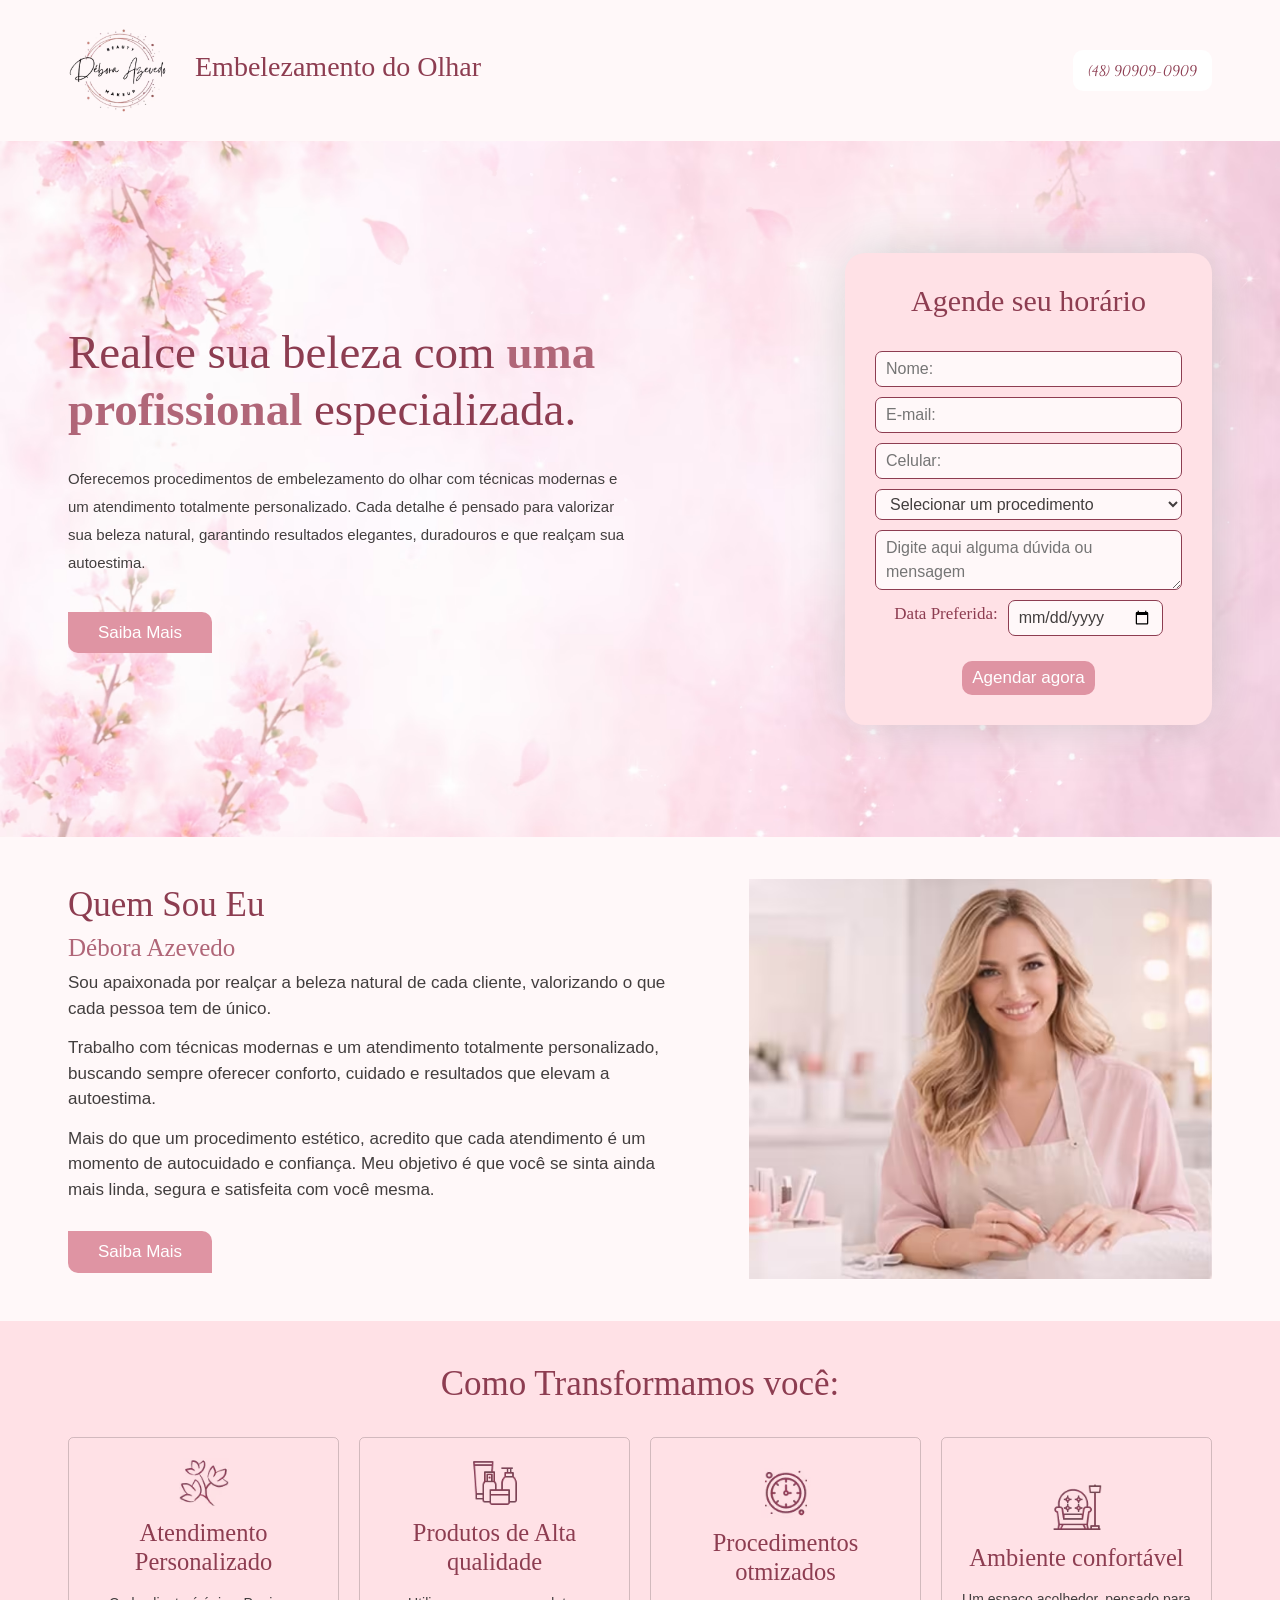
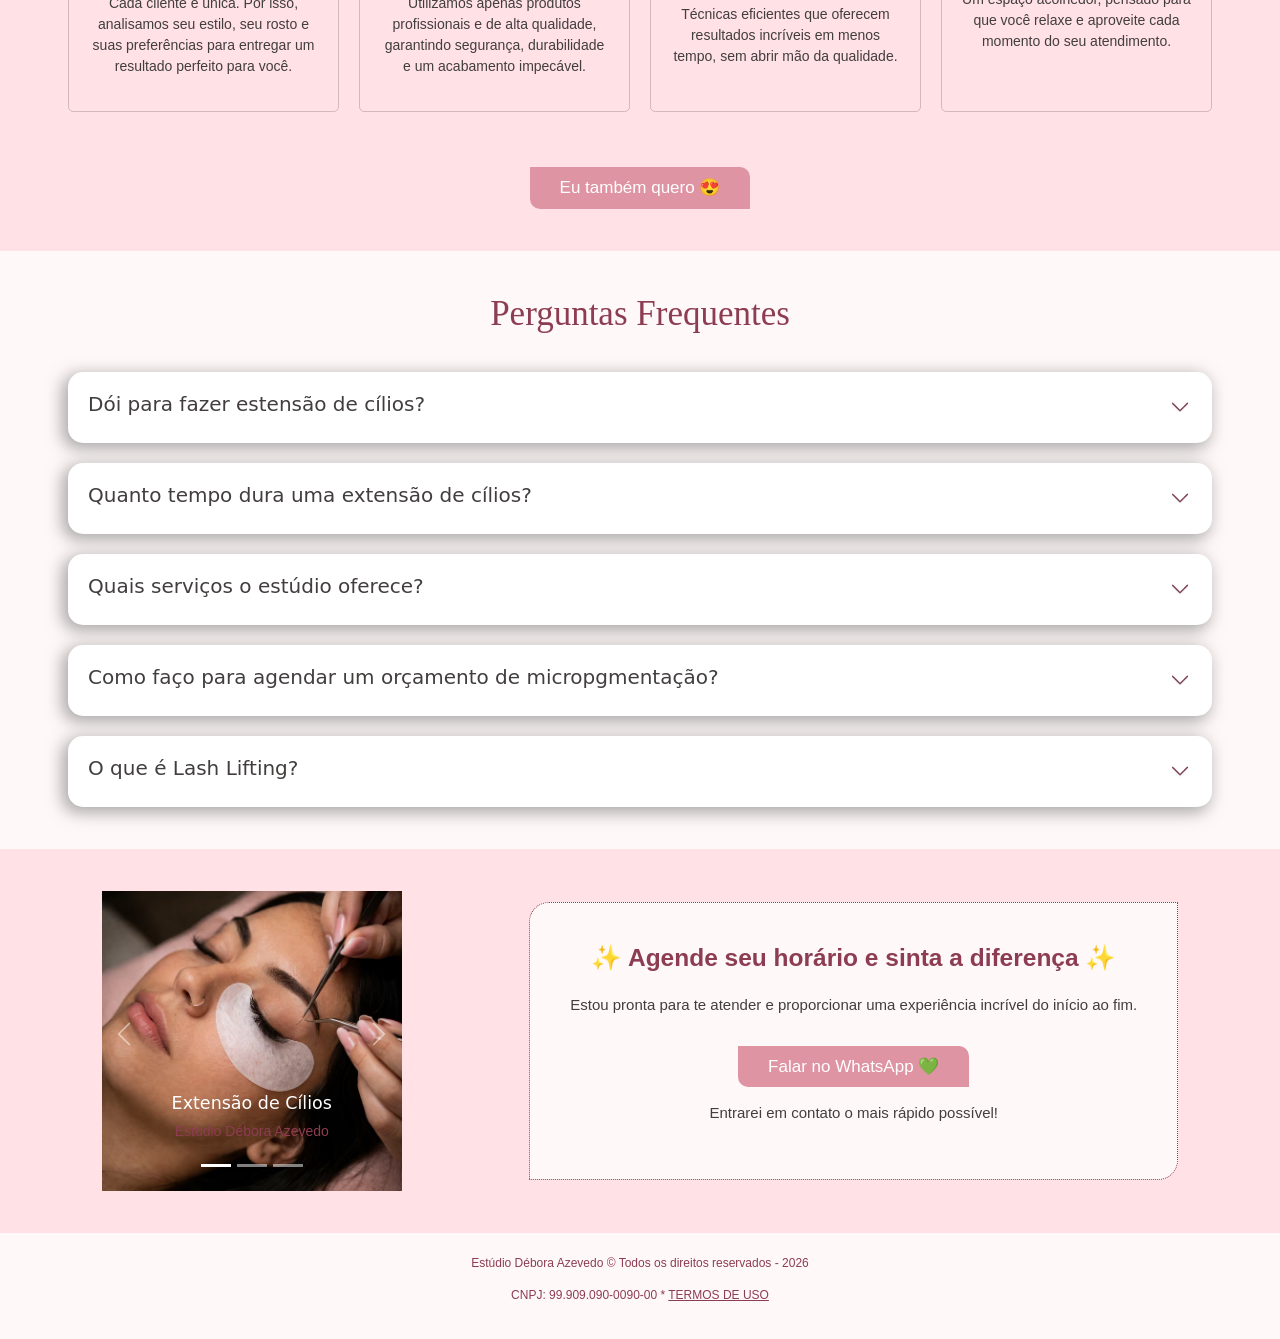
<file: index.html>
<!DOCTYPE html>
<html lang="pt-br">

<head>
    <meta charset="UTF-8">
    <meta name="viewport" content="width=device-width, initial-scale=1.0">
    <!-- descrição do site -->
    <meta name="description" content="Estúdio de beleza especializado em cuidados pessoais e autoestima">
    <!-- meta de palavras chave -->
    <meta name="keywords"
        content="beleza, estética, autoestima, cuidados pessoais, amor próprio, extensão de cílios, maquiagem, curso de automaquiagem,
    micropgmentação labial, micropgmentação, sobrancelha, sobrancelha com henna, design de sobrancelha, brown lamination, estúdio, estúdio maquiagem, salão, cilios, sobrancelha">
    <!-- meta de autor do site -->
    <meta name="author" content="Nicole Azevedo">

    <!-- open graph -->
    <meta property="og:title" content="Estúdio de Beleza Débora Azevedo">
    <meta property="og:description" content="Realce sua beleza com uma profissional especializada">
    <meta property="og:type" content="website">
    <meta name="theme-color" content="#ff82c0">

    <!-- link para css -->
    <link rel="stylesheet" href="css/style.css">
    <!-- link para css responsivo-->
    <link rel="stylesheet" href="css/responsivo.css">
    <!-- link para favicon -->
    <link rel="icon" href="img/logotipo-cf.avif">

    <!-- link bootstrap -->
    <link href="https://cdn.jsdelivr.net/npm/bootstrap@5.3.8/dist/css/bootstrap.min.css" rel="stylesheet">

    <title>Estúdio Débora Azevedo</title>
</head>

<body>
    <!-- INÍCIO HEADER -->
    <header>
        <section class="alinhamento">
            <div class="logotipo">
                <img src="img/logotipo-estudio-sf.avif" alt="Logotipo estúdio Débora Azevedo">
                <h2>Embelezamento do Olhar</h2>
            </div>
            <a href="#" class="telefone">(48) 90909-0909</a>
        </section>
    </header>
    <!-- FIM HEADER -->

    <!-- INÍCIO MAIN -->
    <main>
        <section class="alinhamento">
            <!-- div que armazena textos do main -->
            <div class="caixa-texto">
                <h2>Realce sua beleza com <span class="cor-diferente">uma profissional </span>especializada.</h2>
                <p>Oferecemos procedimentos de embelezamento do olhar com técnicas modernas e um atendimento totalmente
                    personalizado.
                    Cada detalhe é pensado para valorizar sua beleza natural, garantindo resultados elegantes,
                    duradouros e que realçam sua autoestima.</p>
                <a href="#"><button class="mainBtn">Saiba Mais</button></a>
            </div>
            <!-- formulário main -->
            <form action="" id="formulario">
                <h3>Agende seu horário</h3>
                <!-- inputs -->
                <div class="inputs">
                    <input required type="text" id="nome" placeholder="Nome:">
                    <input required type="email" id="email" placeholder="E-mail:">
                    <input required type="text" id="celular" placeholder="Celular:">
                    <!-- seletor de procedimentos -->
                    <div class="divComInput">
                        <select name="selecionaProcedimento" id="procedimentos">
                            <option value="">Selecionar um procedimento</option>
                            <option value="sobrancelha">Design de Sobrancelha convencional</option>
                            <option value="sobrancelhaHenna">Design de Sobrancelha com Henna</option>
                            <option value="maquiagemSocial">Maquiagem Social</option>
                            <option value="maquiagemNoiva">Maquiagem De Noiva</option>
                            <option value="extensaoCilios">Extensão de cílios</option>
                            <option value="BrowLaminationConv">Brow Lamination convencional</option>
                            <option value="BrowLaminationHenna">Brow Lamination com Henna</option>
                        </select>
                    </div>
                    <textarea name="campoMensagem" id="mensagem"
                        placeholder="Digite aqui alguma dúvida ou mensagem"></textarea>
                    <!-- div com input e titulo para escolha de data -->
                    <div class="divComInput">
                        <h4>Data Preferida:</h4><input type="date" name="dataAgendamento" id="dataAgendamento">
                    </div>
                </div>
                <a href="#" onclick="enviaForm()"><button class="mainBtn">Agendar agora</button></a>
            </form>
        </section>
    </main>
    <!-- FIM MAIN -->

    <!-- INÍCIO SEÇÃO QUEM É...-->
    <section id="secao-quem">
        <section class="alinhamento">
            <div class="caixa-texto">
                <h2 class="title">Quem Sou Eu</h2>
                <h3 class="title">Débora Azevedo</h3>
                <p>Sou apaixonada por realçar a beleza natural de cada cliente, valorizando o que cada pessoa tem de
                    único.</p>
                <p>Trabalho com técnicas modernas e um atendimento totalmente personalizado, buscando sempre oferecer
                    conforto, cuidado e resultados que elevam a autoestima.</p>
                <p>Mais do que um procedimento estético, acredito que cada atendimento é um momento de autocuidado e
                    confiança. Meu objetivo é que você se sinta ainda mais linda, segura e satisfeita com você mesma.
                </p>
                <a href="#"><button class="mainBtn">Saiba Mais</button></a>
            </div>
            <img src="img/provisoria.avif" alt="Imagem da profissional Débora Azevedo">
        </section>
    </section>
    <!-- FIM SEÇÃO QUEM É...-->

    <!-- INÍCIO SEÇÃO TRANSFORMAÇÃO -->
    <section id="transformacao">
        <section class="alinhamento">
            <h2 class="title">Como Transformamos você:</h2>
            <!-- div com cards -->
            <div class="cards">
                <!-- card 1 -->
                <div class="card">
                    <img src="img/t1.avif" alt="imagem do card 1">
                    <h3>Atendimento Personalizado</h3>
                    <p>Cada cliente é única. Por isso, analisamos seu estilo, seu rosto e suas preferências para
                        entregar um resultado perfeito para você.</p>
                </div>
                <!-- card 2 -->
                <div class="card">
                    <img src="img/t2.avif" alt="imagem do card 2">
                    <h3>Produtos de Alta qualidade</h3>
                    <p>Utilizamos apenas produtos profissionais e de alta qualidade, garantindo segurança, durabilidade
                        e um acabamento impecável.</p>
                </div>
                <!-- card 3 -->
                <div class="card">
                    <img src="img/t3.avif" alt="imagem do card 3">
                    <h3>Procedimentos otmizados</h3>
                    <p>Técnicas eficientes que oferecem resultados incríveis em menos tempo, sem abrir mão da qualidade.
                    </p>
                </div>
                <!-- card 4 -->
                <div class="card">
                    <img src="img/t4.avif" alt="imagem do card 4">
                    <h3>Ambiente confortável</h3>
                    <p>Um espaço acolhedor, pensado para que você relaxe e aproveite cada momento do seu atendimento.
                    </p>
                </div>
            </div>
            <a href="#"><button class="mainBtn">Eu também quero 😍</button></a>
        </section>
    </section>

    <!-- FIM SEÇÃO TRANSFORMAÇÃO -->

    <!-- INÍCIO SEÇÃO FAQ -->
    <section id="secao-faq">
        <section class="alinhamento">
            <h2 class="title">Perguntas Frequentes</h2>
            <div class="faq">

                <!-- caixa pergunta 1 -->
                <div class="caixaPergunta">
                    <div class="pergunta" onclick="clicarPergunta(this)">
                        <h3>Dói para fazer estensão de cílios?</h3>
                        <img class="setaPergunta seta" src="img/seta.avif" alt="setinha pra baixo">
                    </div>
                    <div class="resposta">
                        <p>Não! O procedimento é totalmente indolor.
                            Você permanece de olhos fechados durante toda a aplicação, em um ambiente confortável e
                            relaxante. Muitas clientes, inclusive, aproveitam para descansar durante o atendimento.</p>
                    </div>
                </div>

                <!-- caixa pergunta 2 -->
                <div class="caixaPergunta">
                    <div class="pergunta" onclick="clicarPergunta(this)">
                        <h3>Quanto tempo dura uma extensão de cílios?</h3>
                        <img class="setaPergunta seta" src="img/seta.avif" alt="setinha pra baixo">
                    </div>
                    <div class="resposta">
                        <p>A durabilidade varia de acordo com os cuidados e o ciclo natural dos seus cílios, mas
                            geralmente dura entre 3 a 5 semanas.
                            Para manter o efeito sempre bonito, recomendamos manutenções periódicas.</p>
                    </div>
                </div>

                <!-- caixa pergunta 3 -->
                <div style="width:100%;" class="caixaPergunta">
                    <div class="pergunta" onclick="clicarPergunta(this)">
                        <h3>Quais serviços o estúdio oferece?</h3>
                        <img class="setaPergunta seta" src="img/seta.avif" alt="setinha pra baixo">
                    </div>
                    <div class="resposta">
                        <p>Oferecemos procedimentos especializados para realçar sua beleza natural, como:</p>
                        <p>• Extensão de cílios</p>
                        <p>• Lash lifting</p>
                        <p>• Design de sobrancelhas</p>
                        <p>• Micropigmentação</p>
                        <p>• Maquiagem profissional</p>
                        <p>Cada atendimento é personalizado de acordo com seu estilo e preferência.</p>
                    </div>
                </div>

                <!-- caixa pergunta 4 -->
                <div class="caixaPergunta">
                    <div class="pergunta" onclick="clicarPergunta(this)">
                        <h3>Como faço para agendar um orçamento de micropgmentação?</h3>
                        <img class="setaPergunta seta" src="img/seta.avif" alt="setinha pra baixo">
                    </div>
                    <div class="resposta">
                        <p>Você pode agendar de forma simples através do formulário no site ou entrando em contato pelo
                            WhatsApp.
                            Assim, conseguimos entender melhor o que você deseja e te orientar da melhor forma antes do
                            procedimento.</p>
                    </div>
                </div>

                <!-- caixa pergunta 5 -->
                <div class="caixaPergunta">
                    <div class="pergunta" onclick="clicarPergunta(this)">
                        <h3>O que é Lash Lifting?</h3>
                        <img class="setaPergunta seta" src="img/seta.avif" alt="setinha pra baixo">
                    </div>
                    <div class="resposta">
                        <p>O Lash Lifting é um procedimento que eleva e curva os cílios naturais, proporcionando um
                            efeito mais alongado e destacado, sem a necessidade de extensão.
                            É ideal para quem busca um olhar mais marcante de forma natural.</p>
                    </div>
                </div>
            </div>
        </section>
    </section>
    <!-- FIM SEÇÃO FAQ -->

    <!-- INICIO SEÇÃO ULTIMA-CHAMADA -->
    <section class="ultimaChamada">
        <section class="alinhamento">
            <!-- carrossel do portifólio -->
            <div class="carrossel">
                <div id="carouselExampleCaptions" class="carousel slide">
                    <div class="carousel-indicators">
                        <button type="button" data-bs-target="#carouselExampleCaptions" data-bs-slide-to="0"
                            class="active" aria-current="true" aria-label="Slide 1"></button>
                        <button type="button" data-bs-target="#carouselExampleCaptions" data-bs-slide-to="1"
                            aria-label="Slide 2"></button>
                        <button type="button" data-bs-target="#carouselExampleCaptions" data-bs-slide-to="2"
                            aria-label="Slide 3"></button>
                    </div>
                    <!-- imagem 1 do carrosel -->
                    <div class="carousel-inner">
                        <div class="carousel-item active">
                            <img src="img/p1.avif" class="d-block w-100"
                                alt="imagem de um procedimento de extensão de cílios">
                            <div class="carousel-caption d-none d-md-block">
                                <h5>Extensão de Cílios</h5>
                                <p class="p-carrossel">Estúdio Débora Azevedo</p>
                            </div>
                        </div>
                        <!-- imagem 2 -->
                        <div class="carousel-item">
                            <img src="img/p2.avif" class="d-block w-100"
                                alt="imagem de um procedimento de Design de Sobrancelha">
                            <div class="carousel-caption d-none d-md-block">
                                <h5>Design de Sobrancelha</h5>
                                <p class="p-carrossel">Estúdio Débora Azevedo</p>
                            </div>
                        </div>
                        <!-- imagem 3 -->
                        <div class="carousel-item">
                            <img src="img/p3.avif" class="d-block w-100"
                                alt="imagem de um procedimento de Maquiagem profissional">
                            <div class="carousel-caption d-none d-md-block">
                                <h5>Maquiagem profissional</h5>
                                <p class="p-carrossel">Estúdio Débora Azevedo</p>
                            </div>

                        </div>
                    </div>
                    <button class="carousel-control-prev" type="button" data-bs-target="#carouselExampleCaptions"
                        data-bs-slide="prev">
                        <p class="carousel-control-prev-icon" aria-hidden="true"></p>
                        <p class="visually-hidden">Previous</p>
                    </button>
                    <button class="carousel-control-next" type="button" data-bs-target="#carouselExampleCaptions"
                        data-bs-slide="next">
                        <p class="carousel-control-next-icon" aria-hidden="true"></p>
                        <p class="visually-hidden">Next</p>
                    </button>
                </div>
            </div>

            <div class="caixaTexto">
                <h3>✨ Agende seu horário e sinta a diferença ✨</h3>
                <p>Estou pronta para te atender e proporcionar uma experiência incrível do início ao fim.</p>
                <a href="#"><button class="mainBtn">Falar no WhatsApp 💚</button></a>
                <p>Entrarei em contato o mais rápido possível!</p>
            </div>

        </section>
        </div>

    </section>
    <!-- FIM SEÇÃO ULTIMA-CHAMADA -->

    <!-- INÍCIO RODAPÉ -->
    <footer>
        <section class="alinhamento">
            <p>Estúdio Débora Azevedo © Todos os direitos reservados - 2026</p>
            <p>CNPJ: 99.909.090-0090-00 * <a href="#">TERMOS DE USO</a></p>
        </section>
    </footer>
    <!-- FIM RODAPÉ -->

    <!-- script js -->
    <script src="js/script.js"></script>

    <!-- Script do bootstrap -->
    <script src="https://cdn.jsdelivr.net/npm/bootstrap@5.3.8/dist/js/bootstrap.bundle.min.js"
        integrity="sha384-FKyoEForCGlyvwx9Hj09JcYn3nv7wiPVlz7YYwJrWVcXK/BmnVDxM+D2scQbITxI"
        crossorigin="anonymous"></script>

</body>

</html>
</file>
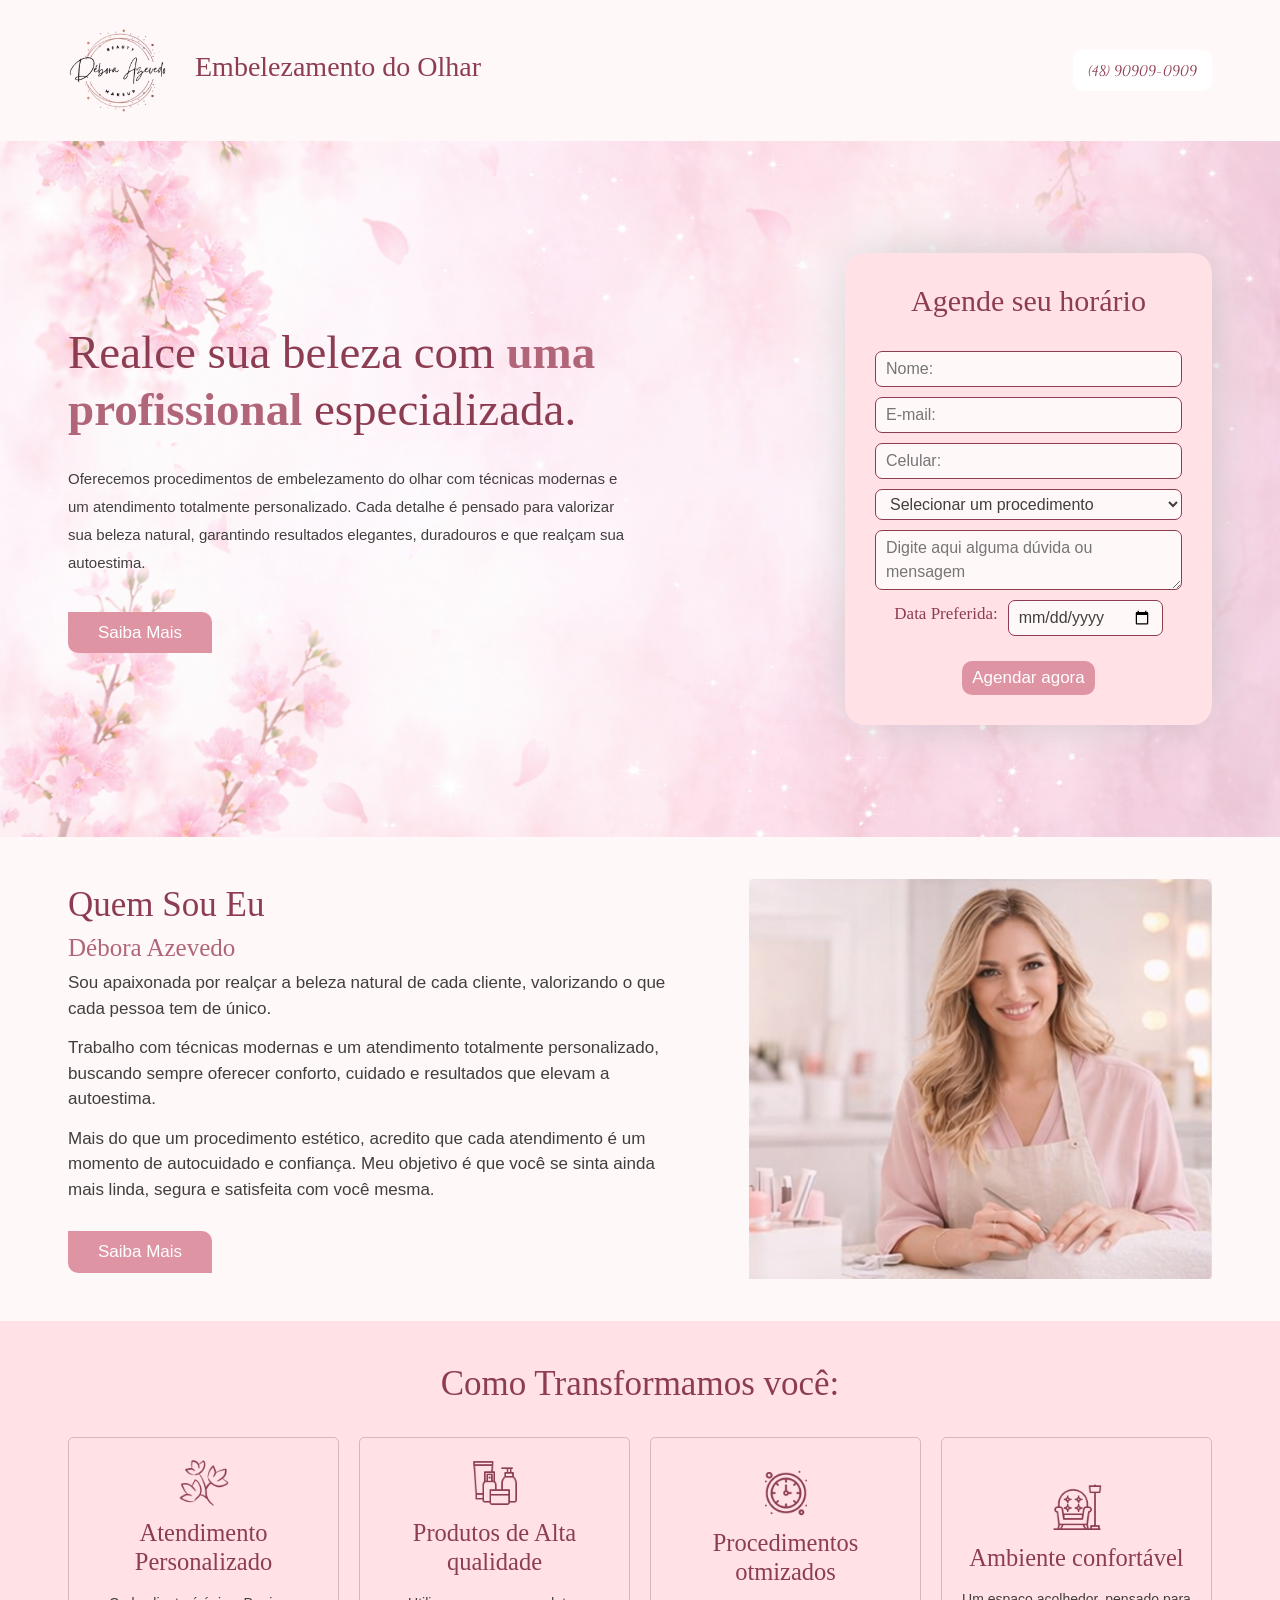
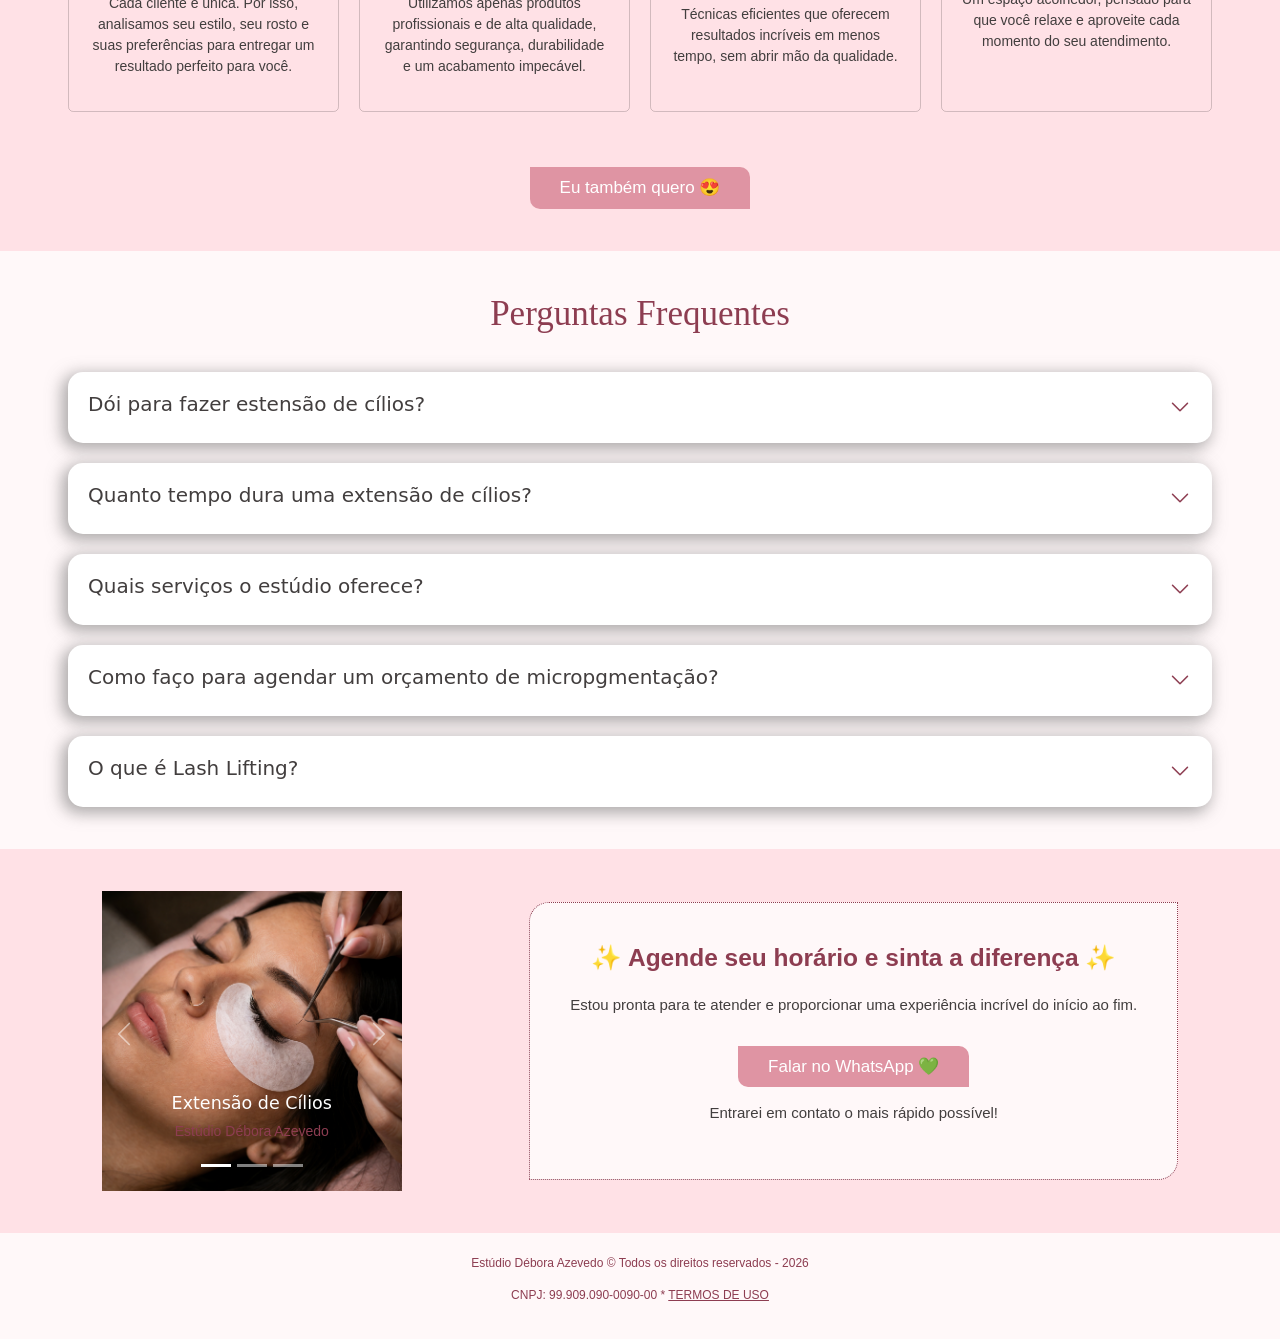
<file: assets/index.html>
<!DOCTYPE html>
<html lang="pt-br">

<head>
    <meta charset="UTF-8">
    <meta name="viewport" content="width=device-width, initial-scale=1.0">
    <!-- descrição do site -->
    <meta name="description" content="Estúdio de beleza especializado em cuidados pessoais e autoestima">
    <!-- meta de palavras chave -->
    <meta name="keywords"
        content="beleza, estética, autoestima, cuidados pessoais, amor próprio, extensão de cílios, maquiagem, curso de automaquiagem,
    micropgmentação labial, micropgmentação, sobrancelha, sobrancelha com henna, design de sobrancelha, brown lamination, estúdio, estúdio maquiagem, salão, cilios, sobrancelha">
    <!-- meta de autor do site -->
    <meta name="author" content="Nicole Azevedo">

    <!-- open graph -->
    <meta property="og:title" content="Estúdio de Beleza Débora Azevedo">
    <meta property="og:description" content="Realce sua beleza com uma profissional especializada">
    <meta property="og:image"
        content="https://github.com/NickAzv16/teste-frontend-developer/assets/img/logotipo-cf.jpg">
    <meta property="og:type" content="website">
    <meta name="theme-color" content="#ff82c0">

    <!-- link para css -->
    <link rel="stylesheet" href="css/style.css">
    <!-- link para css responsivo-->
    <link rel="stylesheet" href="css/responsivo.css">

    <!-- link bootstrap -->
    <link href="https://cdn.jsdelivr.net/npm/bootstrap@5.3.8/dist/css/bootstrap.min.css" rel="stylesheet">

    <!-- integrity="sha384-sRIl4kxILFvY47J16cr9ZwB07vP4J8+LH7qKQnuqkuIAvNWLzeN8tE5YBujZqJLB" -->
    <!-- crossorigin="anonymous" -->

    <title>Estúdio Débora Azevedo</title>
</head>

<body>
    <!-- INÍCIO HEADER -->
    <header>
        <section class="alinhamento">
            <div class="logotipo">
                <img src="img/logotipo-estudio-sf.png" alt="Logotipo estúdio Débora Azevedo">
                <h2>Embelezamento do Olhar</h2>
            </div>
            <a href="#" class="telefone">(48) 90909-0909</a>
        </section>
    </header>
    <!-- FIM HEADER -->

    <!-- INÍCIO MAIN -->
    <main>
        <section class="alinhamento">
            <!-- div que armazena textos do main -->
            <div class="caixa-texto">
                <h2>Realce sua beleza com <span class="cor-diferente">uma profissional </span>especializada.</h2>
                <p>Oferecemos procedimentos de embelezamento do olhar com técnicas modernas e um atendimento totalmente
                    personalizado.
                    Cada detalhe é pensado para valorizar sua beleza natural, garantindo resultados elegantes,
                    duradouros e que realçam sua autoestima.</p>
                <a href="#"><button class="mainBtn">Saiba Mais</button></a>
            </div>
            <!-- formulário main -->
            <form action="" id="formulario">
                <h3>Agende seu horário</h3>
                <!-- inputs -->
                <div class="inputs">
                    <input required type="text" id="nome" placeholder="Nome:">
                    <input required type="email" id="email" placeholder="E-mail:">
                    <input required type="text" id="celular" placeholder="Celular:">
                    <!-- seletor de procedimentos -->
                    <div class="divComInput">
                        <!-- <h4>Selecione o Procedimento:</h4> -->
                        <select name="selecionaProcedimento" id="procedimentos">
                            <option value="">Selecionar um procedimento</option>
                            <option value="sobrancelha">Design de Sobrancelha convencional</option>
                            <option value="sobrancelhaHenna">Design de Sobrancelha com Henna</option>
                            <option value="maquiagemSocial">Maquiagem Social</option>
                            <option value="maquiagemNoiva">Maquiagem De Noiva</option>
                            <option value="extensaoCilios">Extensão de cílios</option>
                            <option value="BrowLaminationConv">Brow Lamination convencional</option>
                            <option value="BrowLaminationHenna">Brow Lamination com Henna</option>
                        </select>
                    </div>
                    <textarea name="campoMensagem" id="mensagem"
                        placeholder="Digite aqui alguma dúvida ou mensagem"></textarea>
                    <!-- div com input e titulo para escolha de data -->
                    <div class="divComInput">
                        <h4>Data Preferida:</h4><input type="date" name="dataAgendamento" id="dataAgendamento">
                    </div>
                </div>
                <a href="#" onclick="enviaForm()"><button class="mainBtn">Agendar agora</button></a>
            </form>
        </section>
    </main>
    <!-- FIM MAIN -->

    <!-- INÍCIO SEÇÃO QUEM É...-->
    <section id="secao-quem">
        <section class="alinhamento">
            <div class="caixa-texto">
                <h2 class="title">Quem Sou Eu</h2>
                <h3 class="title">Débora Azevedo</h3>
                <p>Sou apaixonada por realçar a beleza natural de cada cliente, valorizando o que cada pessoa tem de
                    único.</p>
                <p>Trabalho com técnicas modernas e um atendimento totalmente personalizado, buscando sempre oferecer
                    conforto, cuidado e resultados que elevam a autoestima.</p>
                <p>Mais do que um procedimento estético, acredito que cada atendimento é um momento de autocuidado e
                    confiança. Meu objetivo é que você se sinta ainda mais linda, segura e satisfeita com você mesma.
                </p>
                <a href="#"><button class="mainBtn">Saiba Mais</button></a>
            </div>
            <img src="img/provisoria.png" alt="Imagem da profissional Débora Azevedo">
        </section>
    </section>
    <!-- FIM SEÇÃO QUEM É...-->

    <!-- INÍCIO SEÇÃO TRANSFORMAÇÃO -->
    <section id="transformacao">
        <section class="alinhamento">
            <h2 class="title">Como Transformamos você:</h2>
            <!-- div com cards -->
            <div class="cards">
                <!-- card 1 -->
                <div class="card">
                    <img src="img/t1.png" alt="imagem do card 1">
                    <h3>Atendimento Personalizado</h3>
                    <p>Cada cliente é única. Por isso, analisamos seu estilo, seu rosto e suas preferências para
                        entregar um resultado perfeito para você.</p>
                </div>
                <!-- card 2 -->
                <div class="card">
                    <img src="img/t2.png" alt="imagem do card 2">
                    <h3>Produtos de Alta qualidade</h3>
                    <p>Utilizamos apenas produtos profissionais e de alta qualidade, garantindo segurança, durabilidade
                        e um acabamento impecável.</p>
                </div>
                <!-- card 3 -->
                <div class="card">
                    <img src="img/t3.png" alt="imagem do card 3">
                    <h3>Procedimentos otmizados</h3>
                    <p>Técnicas eficientes que oferecem resultados incríveis em menos tempo, sem abrir mão da qualidade.
                    </p>
                </div>
                <!-- card 4 -->
                <div class="card">
                    <img src="img/t4.png" alt="imagem do card 4">
                    <h3>Ambiente confortável</h3>
                    <p>Um espaço acolhedor, pensado para que você relaxe e aproveite cada momento do seu atendimento.
                    </p>
                </div>
            </div>
            <a href="#"><button class="mainBtn">Eu também quero 😍</button></a>
        </section>
    </section>

    <!-- FIM SEÇÃO TRANSFORMAÇÃO -->

    <!-- INÍCIO SEÇÃO FAQ -->
    <section id="secao-faq">
        <section class="alinhamento">
            <h2 class="title">Perguntas Frequentes</h2>
            <div class="faq">

                <!-- caixa pergunta 1 -->
                <div class="caixaPergunta">
                    <div class="pergunta" onclick="clicarPergunta(this)">
                        <h3>Dói para fazer estensão de cílios?</h3>
                        <img class="setaPergunta seta" src="img/seta.png" alt="setinha pra baixo">
                    </div>
                    <div class="resposta">
                        <p>Não! O procedimento é totalmente indolor.
                            Você permanece de olhos fechados durante toda a aplicação, em um ambiente confortável e
                            relaxante. Muitas clientes, inclusive, aproveitam para descansar durante o atendimento.</p>
                    </div>
                </div>

                <!-- caixa pergunta 2 -->
                <div class="caixaPergunta">
                    <div class="pergunta" onclick="clicarPergunta(this)">
                        <h3>Quanto tempo dura uma extensão de cílios?</h3>
                        <img class="setaPergunta seta" src="img/seta.png" alt="setinha pra baixo">
                    </div>
                    <div class="resposta">
                        <p>A durabilidade varia de acordo com os cuidados e o ciclo natural dos seus cílios, mas
                            geralmente dura entre 3 a 5 semanas.
                            Para manter o efeito sempre bonito, recomendamos manutenções periódicas.</p>
                    </div>
                </div>

                <!-- caixa pergunta 3 -->
                <div style="width:100%;" class="caixaPergunta">
                    <div class="pergunta" onclick="clicarPergunta(this)">
                        <h3>Quais serviços o estúdio oferece?</h3>
                        <img class="setaPergunta seta" src="img/seta.png" alt="setinha pra baixo">
                    </div>
                    <div class="resposta">
                        <p>Oferecemos procedimentos especializados para realçar sua beleza natural, como:</p>
                        <p>• Extensão de cílios</p>
                        <p>• Lash lifting</p>
                        <p>• Design de sobrancelhas</p>
                        <p>• Micropigmentação</p>
                        <p>• Maquiagem profissional</p>
                        <p>Cada atendimento é personalizado de acordo com seu estilo e preferência.</p>
                    </div>
                </div>

                <!-- caixa pergunta 4 -->
                <div class="caixaPergunta">
                    <div class="pergunta" onclick="clicarPergunta(this)">
                        <h3>Como faço para agendar um orçamento de micropgmentação?</h3>
                        <img class="setaPergunta seta" src="img/seta.png" alt="setinha pra baixo">
                    </div>
                    <div class="resposta">
                        <p>Você pode agendar de forma simples através do formulário no site ou entrando em contato pelo
                            WhatsApp.
                            Assim, conseguimos entender melhor o que você deseja e te orientar da melhor forma antes do
                            procedimento.</p>
                    </div>
                </div>

                <!-- caixa pergunta 5 -->
                <div class="caixaPergunta">
                    <div class="pergunta" onclick="clicarPergunta(this)">
                        <h3>O que é Lash Lifting?</h3>
                        <img class="setaPergunta seta" src="img/seta.png" alt="setinha pra baixo">
                    </div>
                    <div class="resposta">
                        <p>O Lash Lifting é um procedimento que eleva e curva os cílios naturais, proporcionando um
                            efeito mais alongado e destacado, sem a necessidade de extensão.
                            É ideal para quem busca um olhar mais marcante de forma natural.</p>
                    </div>
                </div>
            </div>
        </section>
    </section>
    <!-- FIM SEÇÃO FAQ -->

    <!-- INICIO SEÇÃO ULTIMA-CHAMADA -->
    <section class="ultimaChamada">
        <section class="alinhamento">
            <!-- carrossel do portifólio -->
            <div class="carrossel">
                <div id="carouselExampleCaptions" class="carousel slide">
                    <div class="carousel-indicators">
                        <button type="button" data-bs-target="#carouselExampleCaptions" data-bs-slide-to="0"
                            class="active" aria-current="true" aria-label="Slide 1"></button>
                        <button type="button" data-bs-target="#carouselExampleCaptions" data-bs-slide-to="1"
                            aria-label="Slide 2"></button>
                        <button type="button" data-bs-target="#carouselExampleCaptions" data-bs-slide-to="2"
                            aria-label="Slide 3"></button>
                    </div>
                    <!-- imagem 1 do carrosel -->
                    <div class="carousel-inner">
                        <div class="carousel-item active">
                            <img src="img/p1.png" class="d-block w-100"
                                alt="imagem de um procedimento de extensão de cílios">
                            <div class="carousel-caption d-none d-md-block">
                                <h5>Extensão de Cílios</h5>
                                <p class="p-carrossel">Estúdio Débora Azevedo</p>
                            </div>
                        </div>
                        <!-- imagem 2 -->
                        <div class="carousel-item">
                            <img src="img/p2.png" class="d-block w-100"
                                alt="imagem de um procedimento de Design de Sobrancelha">
                            <div class="carousel-caption d-none d-md-block">
                                <h5>Design de Sobrancelha</h5>
                                <p class="p-carrossel">Estúdio Débora Azevedo</p>
                            </div>
                        </div>
                        <!-- imagem 3 -->
                        <div class="carousel-item">
                            <img src="img/p3.png" class="d-block w-100"
                                alt="imagem de um procedimento de Maquiagem profissional">
                            <div class="carousel-caption d-none d-md-block">
                                <h5>Maquiagem profissional</h5>
                                <p class="p-carrossel">Estúdio Débora Azevedo</p>
                            </div>

                        </div>
                    </div>
                    <button class="carousel-control-prev" type="button" data-bs-target="#carouselExampleCaptions"
                        data-bs-slide="prev">
                        <p class="carousel-control-prev-icon" aria-hidden="true"></p>
                        <p class="visually-hidden">Previous</p>
                    </button>
                    <button class="carousel-control-next" type="button" data-bs-target="#carouselExampleCaptions"
                        data-bs-slide="next">
                        <p class="carousel-control-next-icon" aria-hidden="true"></p>
                        <p class="visually-hidden">Next</p>
                    </button>
                </div>
            </div>

            <div class="caixaTexto">
                <h3>✨ Agende seu horário e sinta a diferença ✨</h3>
                <p>Estou pronta para te atender e proporcionar uma experiência incrível do início ao fim.</p>
                <a href="#"><button class="mainBtn">Falar no WhatsApp 💚</button></a>
                <p>Entrarei em contato o mais rápido possível!</p>
            </div>

        </section>
        </div>







    </section>
    <!-- FIM SEÇÃO ULTIMA-CHAMADA -->

    <!-- INÍCIO RODAPÉ -->
    <footer>
        <section class="alinhamento">
            <p>Estúdio Débora Azevedo © Todos os direitos reservados - 2026</p>
            <p>CNPJ: 99.909.090-0090-00 * <a href="#">TERMOS DE USO</a></p>
        </section>
    </footer>
    <!-- FIM RODAPÉ -->

    <script src="js/script.js"></script>

    <!-- Script do bootstrap -->
    <script src="https://cdn.jsdelivr.net/npm/bootstrap@5.3.8/dist/js/bootstrap.bundle.min.js"
        integrity="sha384-FKyoEForCGlyvwx9Hj09JcYn3nv7wiPVlz7YYwJrWVcXK/BmnVDxM+D2scQbITxI"
        crossorigin="anonymous"></script>

</body>

</html>
</file>
<file: css/style.css>
@import url('https://fonts.googleapis.com/css2?family=Dancing+Script:wght@400..700&display=swap');

* {
    margin: 0;
    padding: 0;
    outline: 0;
    box-sizing: border-box;
    font-size: 14px;
}

/* root de cor */
:root {
    --rosaClaro: #fff8f9;
    --rosaMedio: #b06678;
    --rosaEscuro: #8d3d51;
    --rosaForm: #ffe1e6;
    --rosaBtn: #DF94A3;
    --cinza: #423e3e;
}

/* root de fonte family */
:root {
    --cursiva: "Dancing Script", cursive;
    --titulo: "Playfair Display", serif;
    --texto: "Poppins", sans-serif;
}

body {
    p {
        font-family: var(--texto);
        color: var(--cinza);
    }

    h1,
    h2 {
        font-family: var(--titulo);
    }
}

/* configurando seção de alinhamento */
.alinhamento {
    width: 100%;
    max-width: 1200px;
    padding: 3rem 2rem;
    margin: 0 auto;
}

/* INÍCIO HEADER */
header {
    background-color: var(--rosaClaro);

    .alinhamento {
        display: flex;
        justify-content: space-between;
        align-items: center;
        padding-top: 2rem;
        padding-bottom: 2rem;

        .logotipo {
            display: flex;
            align-items: center;
            gap: 2rem;
            color: var(--rosaEscuro);
            font-family: var(--cursiva);
            font-size: 13px;

            img {
                height: 85px;
            }
        }

        .telefone {
            text-decoration: none;
            font-family: var(--cursiva);
            font-weight: 400;
            background: white;
            padding: 10px 15px;
            border-radius: 10px;
            color: var(--rosaEscuro);
            transition: transform 0.4s ease;

            &:hover {
                transform: translateY(-5px);
            }
        }


    }
}

/* FIM HEADER */

/* INÍCIO MAIN */
main {
    background-image: url(../img/5.avif);
    background-position: center;
    background-repeat: no-repeat;
    background-size: cover;
    padding-top: 5rem;
    padding-bottom: 5rem;

    .alinhamento {
        display: flex;
        justify-content: space-between;
        align-items: center;

        .caixa-texto {
            max-width: 50%;
            display: flex;
            flex-direction: column;
            gap: 1.5rem;
            align-items: start;

            h2 {
                font-size: 47px;
                color: var(--rosaEscuro);
            }

            p {
                line-height: 2rem;
                font-size: 15px;
            }

            .cor-diferente {
                font-size: 47px;
                color: var(--rosaMedio);
                font-weight: 600;
            }
        }

        #formulario {
            display: flex;
            flex-direction: column;
            background-color: var(--rosaForm);
            text-align: center;
            padding: 30px;
            border-radius: 20px;
            gap: 25px;
            box-shadow: 3px -1px 56px -10px rgba(169, 169, 169, 0.75);
            -webkit-box-shadow: 3px -1px 56px -10px rgba(169, 169, 169, 0.75);
            -moz-box-shadow: 3px -1px 56px -10px rgba(169, 169, 169, 0.75);

            h3 {
                font-family: var(--titulo);
                font-size: 30px;
                color: var(--rosaEscuro);
            }

            .inputs {

                display: flex;
                flex-direction: column;
                gap: 10px;
                /* align-items: center; */

                h4 {
                    font-family: var(--titulo);
                    font-size: 17px;
                    color: var(--rosaEscuro);
                }

                input,
                textarea,
                select,
                option {
                    background-color: var(--rosaClaro);
                    font-family: var(--texto);
                    color: var(--cinza);
                    font-size: 16px;
                    border: 1px solid var(--rosaEscuro);
                    padding: 5px 10px;
                    border-radius: 7px;
                    cursor: pointer;
                }

                .divComInput {
                    display: flex;
                    /* flex-direction: column;  */
                    align-items: center;
                    justify-content: center;
                    gap: 10px;
                }
            }

            .mainBtn {
                border-radius: 10px;
                padding: 4px 10px;
                font-size: 17px;
            }


        }
    }
}

.mainBtn {
    border: none;
    font-size: 17px;
    background: var(--rosaBtn);
    color: white;
    font-family: var(--texto);
    font-weight: 400;
    padding: 8px 30px;
    border-radius: 0 10px 0 10px;
}


/* FIM MAIN */

/* INÍCIO SEÇÃO QUEM SOMOS */
#secao-quem {
    background-color: var(--rosaClaro);

    .alinhamento {
        display: flex;
        justify-content: space-around;
        align-items: center;
        gap: 80px;

        .caixa-texto {
            display: flex;
            flex-direction: column;

            h2 {
                font-size: 35px;
            }

            h3 {
                font-size: 25px;
                color: var(--rosaMedio);
            }

            p {
                font-family: var(--texto);
                font-size: 17px;
                color: var(--cinza);
            }

            button {
                margin-top: 15px;
            }

        }

        img {
            height: 400px;
        }
    }

}

.title {
    font-size: 30px;
    font-family: var(--titulo);
    color: var(--rosaEscuro);

}

/* FIM SEÇÃO QUEM SOMOS */

/* INÍCIO SEÇÃO TRANSFORMAÇÃO */
#transformacao {
    background-color: var(--rosaForm);

    .alinhamento {
        display: flex;
        flex-direction: column;
        gap: 25px;
        text-align: center;

        h2 {
            font-size: 35px;
        }

        .cards {
            /* display: flex;
            flex-wrap: wrap;
            gap: 5%;
            justify-content: center;
            padding: 10px 0; */
            display: grid;
            grid-template-columns: repeat(auto-fit, minmax(15rem, 1fr));
            gap: 20px;

            .card {
                /* width: 200px; */
                display: flex;
                flex-direction: column;
                gap: 10px;
                justify-content: center;
                align-items: center;
                background: transparent;
                padding: 20px;
                transition: transform ease 0.5s;

                &:hover {
                    cursor: pointer;
                    transform: translateY(-10px);
                    box-shadow: -2px -2px 52px -8px rgba(252, 252, 252, 0.75);
                    -webkit-box-shadow: -2px -2px 52px -8px rgba(252, 252, 252, 0.75);
                    -moz-box-shadow: -2px -2px 52px -8px rgba(252, 252, 252, 0.75);
                }

                h3 {
                    color: var(--rosaEscuro);
                    font-family: var(--titulo);
                }

                p {
                    font-family: var(--texto);
                    color: var(--cinza);
                }

                img {
                    width: 50px;
                }
            }

        }

        .mainBtn {
            margin-top: 30px;
            transition: 0.3s ease;

            &:hover {
                transform: scale(1.05);
            }
        }
    }
}


/* FIM SEÇÃO TRANSFORMAÇÃO */

/* INÍCIO SEÇÃO FAQ */
#secao-faq {
    background-color: var(--rosaClaro);

    .alinhamento {

        display: flex;
        flex-direction: column;
        justify-content: center;
        align-items: center;
        gap: 30px;

        h2 {
            font-size: 35px;
        }

        .faq {
            display: flex;
            flex-direction: column;
            justify-content: center;
            align-items: center;
            gap: 20px;

            .caixaPergunta {
                background: white;
                padding: 20px;
                border-radius: 15px;
                box-shadow: -4px 4px 16px 2px rgba(109, 109, 109, 0.57);
                -webkit-box-shadow: -4px 4px 16px 2px rgba(109, 109, 109, 0.57);
                -moz-box-shadow: -4px 4px 16px 2px rgba(109, 109, 109, 0.57);

                .pergunta {
                    display: flex;
                    justify-content: space-between;
                }

                h3 {
                    font-size: 20px;
                    color: var(--cinza);
                }

                .resposta {
                    p {
                        color: var(--cinza);
                        font-size: 16px;
                    }
                }
            }
        }
    }
}

/* FIM SEÇÃO FAQ */

/* INÍCIO ANIMAÇÃO FAQ */
.pergunta {
    display: flex;
    align-items: center;

    &:hover {
        cursor: pointer;
    }
}

.resposta {
    height: 0;
    margin: 0;
    padding: 0;
    opacity: 0;
    overflow: hidden;
    transition: opacity .3s;
}

.aberto {
    height: 100%;
    opacity: 1;
}

/* pra seta girar pra cima e pra baixo */
.caixaPergunta:has(.girar) .seta {
    transform: rotate(180deg);
}

.seta {
    /* Animação pra seta girar */
    transition: transform .2s linear;
}

/* FIM ANIMAÇÃO FAQ */



/* INÍCIO SEÇÃO ÚLTIMA CHAMADA */
.ultimaChamada {
    background-color: var(--rosaForm);

    .alinhamento {
        display: flex;
        justify-content: space-around;
        align-items: center;
        gap: 60px;



        .carrossel {
            max-width: 30%;
        }

        img {
            height: 300px;
            width: 300px;
        }

        .caixaTexto {
            background-color: var(--rosaClaro);
            padding: 40px;
            border-radius: 20px 0 20px 0;
            border: 1px dotted var(--rosaEscuro);
            display: flex;
            flex-direction: column;
            justify-content: center;
            align-items: center;
            gap: 15px;
            flex-wrap: wrap;

            h3 {
                font-family: var(--texto);
                color: var(--rosaEscuro);
                font-weight: bold;

            }

            p {
                font-family: var(--texto);
                color: var(--cinza);
                font-size: 15px;
            }

            .mainBtn {
                transition: 0.3s ease;

                &:hover {
                    transform: scale(1.05);
                }
            }
        }
    }
}

.carousel-item .active {
    img {
        height: 100px;
        width: 100px;
    }
}

.p-carrossel {
    color: var(--rosaEscuro);
}

/* FIM SEÇÃO ÚLTIMA CHAMADA */

/* INÍCIO RODAPÉ */
footer {
    background-color: #FFF8F9;

    .alinhamento {
        text-align: center;
        padding: 1.5rem 0;

        p {
            color: var(--rosaEscuro);
            font-size: 12px;
        }

        a {
            color: var(--rosaEscuro);
            font-size: 12px;
        }
    }
}



/* FIM RODAPÉ */
</file>
<file: css/responsivo.css>
/* Responsividade para um celular grande*/
@media (max-width:480px) {

    /* header */
    header {
        .alinhamento {
            .logotipo {
                h2 {

                    font-size: 15px;
                }

                img {
                    height: 70px;
                }

            }

            .telefone {
                font-size: 13px;
            }
        }
    }

    /* main */
    main {
        .alinhamento {
            flex-direction: column;
            gap: 3.5rem;

            .caixa-texto {
                max-width: 100%;
                justify-content: center;
                text-align: center;
                align-items: center;
            }
        }
    }

    /* seção quem */
    #secao-quem {
        .alinhamento {
            flex-direction: column;
            text-align: center;

            img {
                height: 300px;
            }
        }
    }

    /* seção ultima chamada */
    .ultimaChamada {
        .alinhamento {
            flex-direction: column;
            justify-content: center;
            align-items: center;

            .carrossel {
                max-width: 100%;
            }
        }
    }
}

/* Responsividade para tablets */
@media (min-width:481px) and (max-width:850px) {

    /* header */
    header {
        .alinhamento {
            justify-content: center;
            gap: 20px;
        }
    }

    /* seção quem */
    #secao-quem {
        .alinhamento {
            /* flex-direction: column; */
            justify-content: center;
            text-align: center;

            .caixa-texto {
                padding: 0 1.5rem;
                gap: 0.5rem;

                p {
                    font-size: 15px;
                }
            }

            img {
                height: 300px;
            }
        }
    }

    /* seção ultima chamada */
    .ultimaChamada {
        .alinhamento {
            flex-direction: column;
            justify-content: center;
            align-items: center;

            .carrossel {
                max-width: 100%;
            }
        }
    }
}
</file>
<file: assets/css/style.css>
@import url('https://fonts.googleapis.com/css2?family=Dancing+Script:wght@400..700&display=swap');

* {
    margin: 0;
    padding: 0;
    outline: 0;
    box-sizing: border-box;
    font-size: 14px;
}

/* root de cor */
:root {
    --rosaClaro: #fff8f9;
    --rosaMedio: #b06678;
    --rosaEscuro: #8d3d51;
    --rosaForm: #ffe1e6;
    --rosaBtn: #DF94A3;
    --cinza: #423e3e;
}

/* root de fonte family */
:root {
    --cursiva: "Dancing Script", cursive;
    --titulo: "Playfair Display", serif;
    --texto: "Poppins", sans-serif;
}

body {
    p {
        font-family: var(--texto);
        color: var(--cinza);
    }

    h1,
    h2 {
        font-family: var(--titulo);
    }
}

/* configurando seção de alinhamento */
.alinhamento {
    width: 100%;
    max-width: 1200px;
    padding: 3rem 2rem;
    margin: 0 auto;
}

/* INÍCIO HEADER */
header {
    background-color: var(--rosaClaro);

    .alinhamento {
        display: flex;
        justify-content: space-between;
        align-items: center;
        padding-top: 2rem;
        padding-bottom: 2rem;

        .logotipo {
            display: flex;
            align-items: center;
            gap: 2rem;
            color: var(--rosaEscuro);
            font-family: var(--cursiva);
            font-size: 13px;

            img {
                height: 85px;
            }
        }

        .telefone {
            text-decoration: none;
            font-family: var(--cursiva);
            font-weight: 400;
            background: white;
            padding: 10px 15px;
            border-radius: 10px;
            color: var(--rosaEscuro);
            transition: transform 0.4s ease;

            &:hover {
                transform: translateY(-5px);
            }
        }


    }
}

/* FIM HEADER */

/* INÍCIO MAIN */
main {
    background-image: url(../img/5.png);
    background-position: center;
    background-repeat: no-repeat;
    background-size: cover;
    padding-top: 5rem;
    padding-bottom: 5rem;

    .alinhamento {
        display: flex;
        justify-content: space-between;
        align-items: center;

        .caixa-texto {
            max-width: 50%;
            display: flex;
            flex-direction: column;
            gap: 1.5rem;
            align-items: start;

            h2 {
                font-size: 47px;
                color: var(--rosaEscuro);
            }

            p {
                line-height: 2rem;
                font-size: 15px;
            }

            .cor-diferente {
                font-size: 47px;
                color: var(--rosaMedio);
                font-weight: 600;
            }
        }

        #formulario {
            display: flex;
            flex-direction: column;
            background-color: var(--rosaForm);
            text-align: center;
            padding: 30px;
            border-radius: 20px;
            gap: 25px;
            box-shadow: 3px -1px 56px -10px rgba(169, 169, 169, 0.75);
            -webkit-box-shadow: 3px -1px 56px -10px rgba(169, 169, 169, 0.75);
            -moz-box-shadow: 3px -1px 56px -10px rgba(169, 169, 169, 0.75);

            h3 {
                font-family: var(--titulo);
                font-size: 30px;
                color: var(--rosaEscuro);
            }

            .inputs {

                display: flex;
                flex-direction: column;
                gap: 10px;
                /* align-items: center; */

                h4 {
                    font-family: var(--titulo);
                    font-size: 17px;
                    color: var(--rosaEscuro);
                }

                input,
                textarea,
                select,
                option {
                    background-color: var(--rosaClaro);
                    font-family: var(--texto);
                    color: var(--cinza);
                    font-size: 16px;
                    border: 1px solid var(--rosaEscuro);
                    padding: 5px 10px;
                    border-radius: 7px;
                    cursor: pointer;
                }

                .divComInput {
                    display: flex;
                    /* flex-direction: column;  */
                    align-items: center;
                    justify-content: center;
                    gap: 10px;
                }
            }

            .mainBtn {
                border-radius: 10px;
                padding: 4px 10px;
                font-size: 17px;
            }


        }
    }
}

.mainBtn {
    border: none;
    font-size: 17px;
    background: var(--rosaBtn);
    color: white;
    font-family: var(--texto);
    font-weight: 400;
    padding: 8px 30px;
    border-radius: 0 10px 0 10px;
}


/* FIM MAIN */

/* INÍCIO SEÇÃO QUEM SOMOS */
#secao-quem {
    background-color: var(--rosaClaro);

    .alinhamento {
        display: flex;
        justify-content: space-around;
        align-items: center;
        gap: 80px;

        .caixa-texto {
            display: flex;
            flex-direction: column;

            h2 {
                font-size: 35px;
            }

            h3 {
                font-size: 25px;
                color: var(--rosaMedio);
            }

            p {
                font-family: var(--texto);
                font-size: 17px;
                color: var(--cinza);
            }

            button {
                margin-top: 15px;
            }

        }

        img {
            height: 400px;
        }
    }

}

.title {
    font-size: 30px;
    font-family: var(--titulo);
    color: var(--rosaEscuro);

}

/* FIM SEÇÃO QUEM SOMOS */

/* INÍCIO SEÇÃO TRANSFORMAÇÃO */
#transformacao {
    background-color: var(--rosaForm);

    .alinhamento {
        display: flex;
        flex-direction: column;
        gap: 25px;
        text-align: center;

        h2 {
            font-size: 35px;
        }

        .cards {
            /* display: flex;
            flex-wrap: wrap;
            gap: 5%;
            justify-content: center;
            padding: 10px 0; */
            display: grid;
            grid-template-columns: repeat(auto-fit, minmax(15rem, 1fr));
            gap: 20px;

            .card {
                /* width: 200px; */
                display: flex;
                flex-direction: column;
                gap: 10px;
                justify-content: center;
                align-items: center;
                background: transparent;
                padding: 20px;
                transition: transform ease 0.5s;

                &:hover {
                    cursor: pointer;
                    transform: translateY(-10px);
                    box-shadow: -2px -2px 52px -8px rgba(252, 252, 252, 0.75);
                    -webkit-box-shadow: -2px -2px 52px -8px rgba(252, 252, 252, 0.75);
                    -moz-box-shadow: -2px -2px 52px -8px rgba(252, 252, 252, 0.75);
                }

                h3 {
                    color: var(--rosaEscuro);
                    font-family: var(--titulo);
                }

                p {
                    font-family: var(--texto);
                    color: var(--cinza);
                }

                img {
                    width: 50px;
                }
            }

        }

        .mainBtn {
            margin-top: 30px;
            transition: 0.3s ease;

            &:hover {
                transform: scale(1.05);
            }
        }
    }
}


/* FIM SEÇÃO TRANSFORMAÇÃO */

/* INÍCIO SEÇÃO FAQ */
#secao-faq {
    background-color: var(--rosaClaro);

    .alinhamento {

        display: flex;
        flex-direction: column;
        justify-content: center;
        align-items: center;
        gap: 30px;

        h2 {
            font-size: 35px;
        }

        .faq {
            display: flex;
            flex-direction: column;
            justify-content: center;
            align-items: center;
            gap: 20px;

            .caixaPergunta {
                background: white;
                padding: 20px;
                border-radius: 15px;
                box-shadow: -4px 4px 16px 2px rgba(109, 109, 109, 0.57);
                -webkit-box-shadow: -4px 4px 16px 2px rgba(109, 109, 109, 0.57);
                -moz-box-shadow: -4px 4px 16px 2px rgba(109, 109, 109, 0.57);

                .pergunta {
                    display: flex;
                    justify-content: space-between;
                }

                h3 {
                    font-size: 20px;
                    color: var(--cinza);
                }

                .resposta {
                    p {
                        color: var(--cinza);
                        font-size: 16px;
                    }
                }
            }
        }
    }
}

/* FIM SEÇÃO FAQ */

/* INÍCIO ANIMAÇÃO FAQ */
.pergunta {
    display: flex;
    align-items: center;

    &:hover {
        cursor: pointer;
    }
}

.resposta {
    height: 0;
    margin: 0;
    padding: 0;
    opacity: 0;
    overflow: hidden;
    transition: opacity .3s;
}

.aberto {
    height: 100%;
    opacity: 1;
}

/* pra seta girar pra cima e pra baixo */
.caixaPergunta:has(.girar) .seta {
    transform: rotate(180deg);
}

.seta {
    /* Animação pra seta girar */
    transition: transform .2s linear;
}

/* FIM ANIMAÇÃO FAQ */



/* INÍCIO SEÇÃO ÚLTIMA CHAMADA */
.ultimaChamada {
    background-color: var(--rosaForm);

    .alinhamento {
        display: flex;
        justify-content: space-around;
        align-items: center;
        gap: 60px;



        .carrossel {
            max-width: 30%;
        }

        img {
            height: 300px;
            width: 300px;
        }

        .caixaTexto {
            background-color: var(--rosaClaro);
            padding: 40px;
            border-radius: 20px 0 20px 0;
            border: 1px dotted var(--rosaEscuro);
            display: flex;
            flex-direction: column;
            justify-content: center;
            align-items: center;
            gap: 15px;
            flex-wrap: wrap;

            h3 {
                font-family: var(--texto);
                color: var(--rosaEscuro);
                font-weight: bold;

            }

            p {
                font-family: var(--texto);
                color: var(--cinza);
                font-size: 15px;
            }

            .mainBtn {
                transition: 0.3s ease;

                &:hover {
                    transform: scale(1.05);
                }
            }
        }
    }
}

.carousel-item .active {
    img {
        height: 100px;
        width: 100px;
    }
}

.p-carrossel {
    color: var(--rosaEscuro);
}

/* FIM SEÇÃO ÚLTIMA CHAMADA */

/* INÍCIO RODAPÉ */
footer {
    background-color: #FFF8F9;

    .alinhamento {
        text-align: center;
        padding: 1.5rem 0;

        p {
            color: var(--rosaEscuro);
            font-size: 12px;
        }

        a {
            color: var(--rosaEscuro);
            font-size: 12px;
        }
    }
}



/* FIM RODAPÉ */
</file>
<file: assets/css/responsivo.css>
/* Responsividade para um celular grande*/
@media (max-width:480px) {

    /* header */
    header {
        .alinhamento {
            .logotipo {
                h2 {

                    font-size: 15px;
                }

                img {
                    height: 70px;
                }

            }

            .telefone {
                font-size: 13px;
            }
        }
    }

    /* main */
    main {
        .alinhamento {
            flex-direction: column;
            gap: 3.5rem;

            .caixa-texto {
                max-width: 100%;
                justify-content: center;
                text-align: center;
                align-items: center;
            }
        }
    }

    /* seção quem */
    #secao-quem {
        .alinhamento {
            flex-direction: column;
            text-align: center;

            img {
                height: 300px;
            }
        }
    }

    /* seção ultima chamada */
    .ultimaChamada {
        .alinhamento {
            flex-direction: column;
            justify-content: center;
            align-items: center;

            .carrossel {
                max-width: 100%;
            }
        }
    }
}

/* Responsividade para tablets */
@media (min-width:481px) and (max-width:850px) {

    /* header */
    header {
        .alinhamento {
            justify-content: center;
            gap: 20px;
        }
    }

    /* seção quem */
    #secao-quem {
        .alinhamento {
            /* flex-direction: column; */
            justify-content: center;
            text-align: center;

            .caixa-texto {
                padding: 0 1.5rem;
                gap: 0.5rem;

                p {
                    font-size: 15px;
                }
            }

            img {
                height: 300px;
            }
        }
    }

    /* seção ultima chamada */
    .ultimaChamada {
        .alinhamento {
            flex-direction: column;
            justify-content: center;
            align-items: center;

            .carrossel {
                max-width: 100%;
            }
        }
    }
}
</file>
